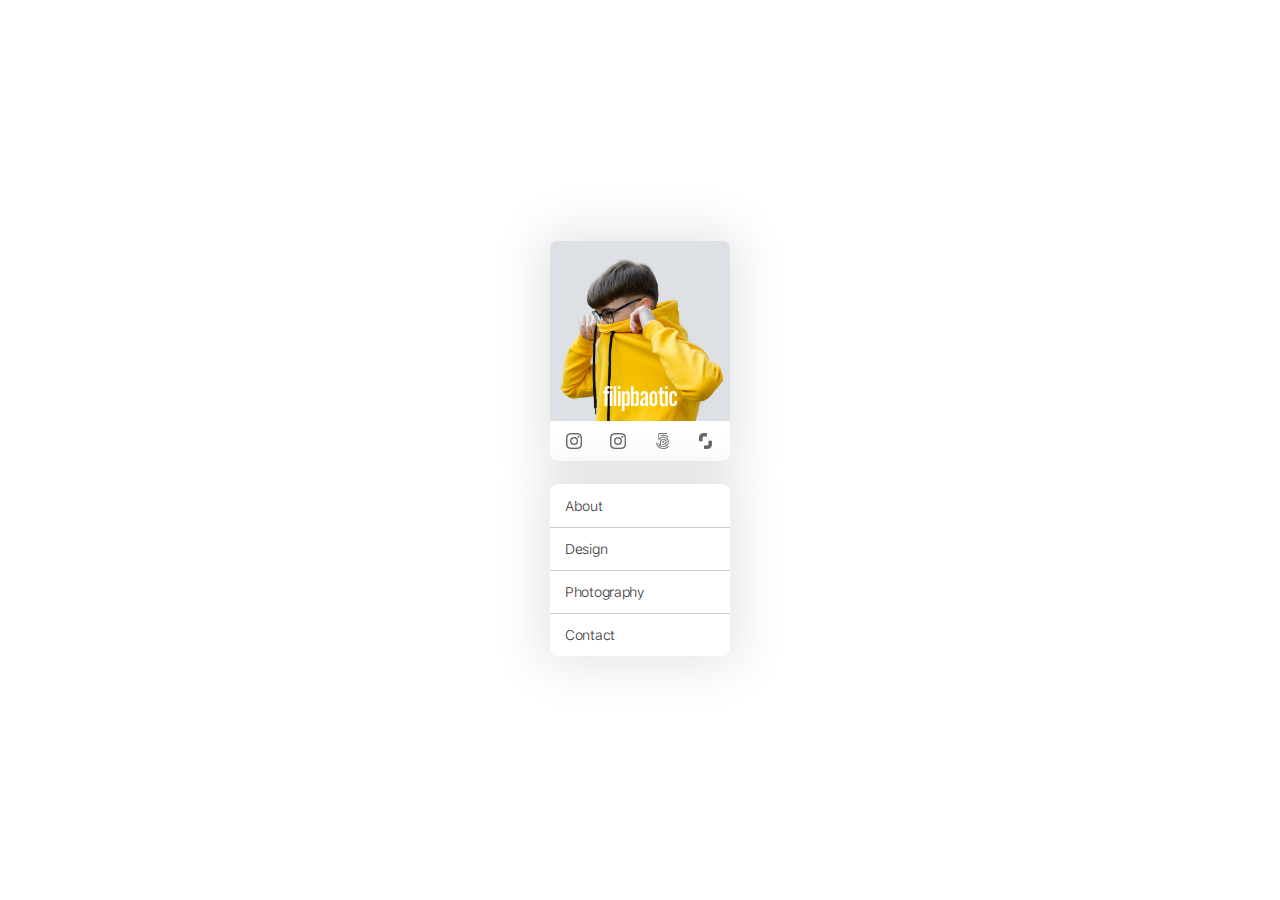
<file: index.html>
<!DOCTYPE html 
      PUBLIC "-//W3C//DTD HTML 4.01//EN"
      "http://www.w3.org/TR/html4/strict.dtd">
<html>

<head>
    <title>Filip Baotić</title>

    <meta name="viewport" content="width=device-width, user-scalable=no, initial-scale=1, minimum-scale=1, maximum-scale=1">
    <meta name="apple-mobile-web-app-status-bar-style" content="black-translucent">
    <meta name="apple-mobile-web-app-capable" content="yes">
    <link rel="icon" href="images/logo.png">
    <link href="style.css" rel="stylesheet" type="text/css">
    <script src="jquery.js"></script>
    <!-- <script src="smooth.js"></script> -->
</head>

<body>
    <div class="content everything">
        <div class="filipbaotic">
            <div class="filipb"></div>
            <div class="social">
                <a class="icon ig" href="https://www.instagram.com/filipbaotic/"></a>
                <a class="icon ig" href="https://www.instagram.com/filipbaoticphoto/"></a>
                <a class="icon px" href="https://500px.com/filipbaotic"></a>
                <a class="icon sh" href="https://shutr.bz/2Q2eLTM"></a>
            </div>
        </div>
        <div class="links">
            <a href="/clickY/about">About</a>
            <a href="">Design</a>
            <a href="/clickY/portrait">Photography</a>
            <a href="">Contact</a>
        </div>
    </div>

    <script src="tilt.js"></script>
      
</body>

</html>
</file>
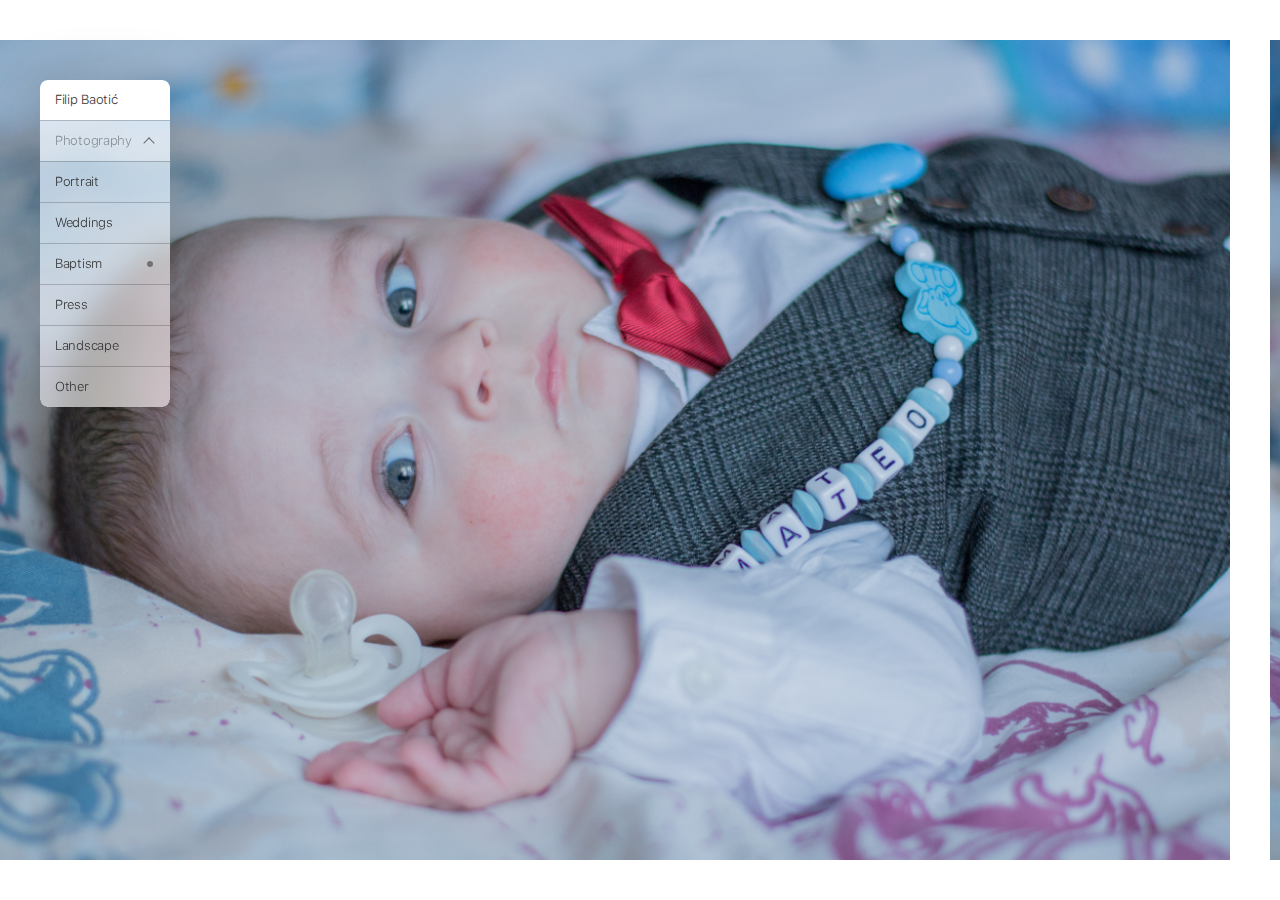
<file: baptism.html>
<!DOCTYPE html 
      PUBLIC "-//W3C//DTD HTML 4.01//EN"
      "http://www.w3.org/TR/html4/strict.dtd">
<html>

<meta charset="utf-8" />
<title>Baptism - Filip Baotić</title>

<meta name="viewport" content="width=device-width, user-scalable=no, initial-scale=1, minimum-scale=1, maximum-scale=1">
<meta name="apple-mobile-web-app-status-bar-style" content="black-translucent">
<meta name="apple-mobile-web-app-capable" content="yes">
<link rel="icon" href="images/logo.png">
<link href="portfolio.css" rel="stylesheet" type="text/css">
<script src="jquery.js"></script>
<script src="menu.js"></script>

</head>

<body>

    <div class="left">
        <div class="links">
            <a href="/clickY" class="index">Filip Baotić</a>
            <div class="pre-hide active"></div>
            <a href="/clickY/about">About</a>
            <a href="">Design</a>
            <a href="" class="toggle active">Photography<div class="arrow"></div></a>
            <div class="sub categories active">
                <a href="/clickY/portrait">Portrait</a>
                <a href="/clickY/weddings">Weddings</a>
                <a href="/clickY/baptism" class="on">Baptism</a>
                <a href="/clickY/press">Press</a>
                <a href="/clickY/landscape">Landscape</a>
                <a href="/clickY/other">Other</a>
            </div>
            <a href="">Contact</a>
            <div class="post-hide active"></div>
        </div>
    </div>
    </div>

    <div class="body first_landscape">
        <div class="pic"><img src="images/baptism/1.jpg"></div>
        <div class="pic"><img src="images/baptism/2.jpg"></div>
        <div class="pic"><img src="images/baptism/3.jpg"></div>
        <div class="pic"><img src="images/baptism/4.jpg"></div>
        <div class="pic"><img src="images/baptism/5.jpg"></div>
    </div>

    <div class="scroll" style="display: none;">
        <a href="#" class="to_top safari">
            <div class="arrow"></div>
        </a>
        <div id="mobile">
            <div class="links">
                <a href="#">Filip Baotić - Baptism</a></div>
        </div>
    </div>
</body>

</html>
</file>
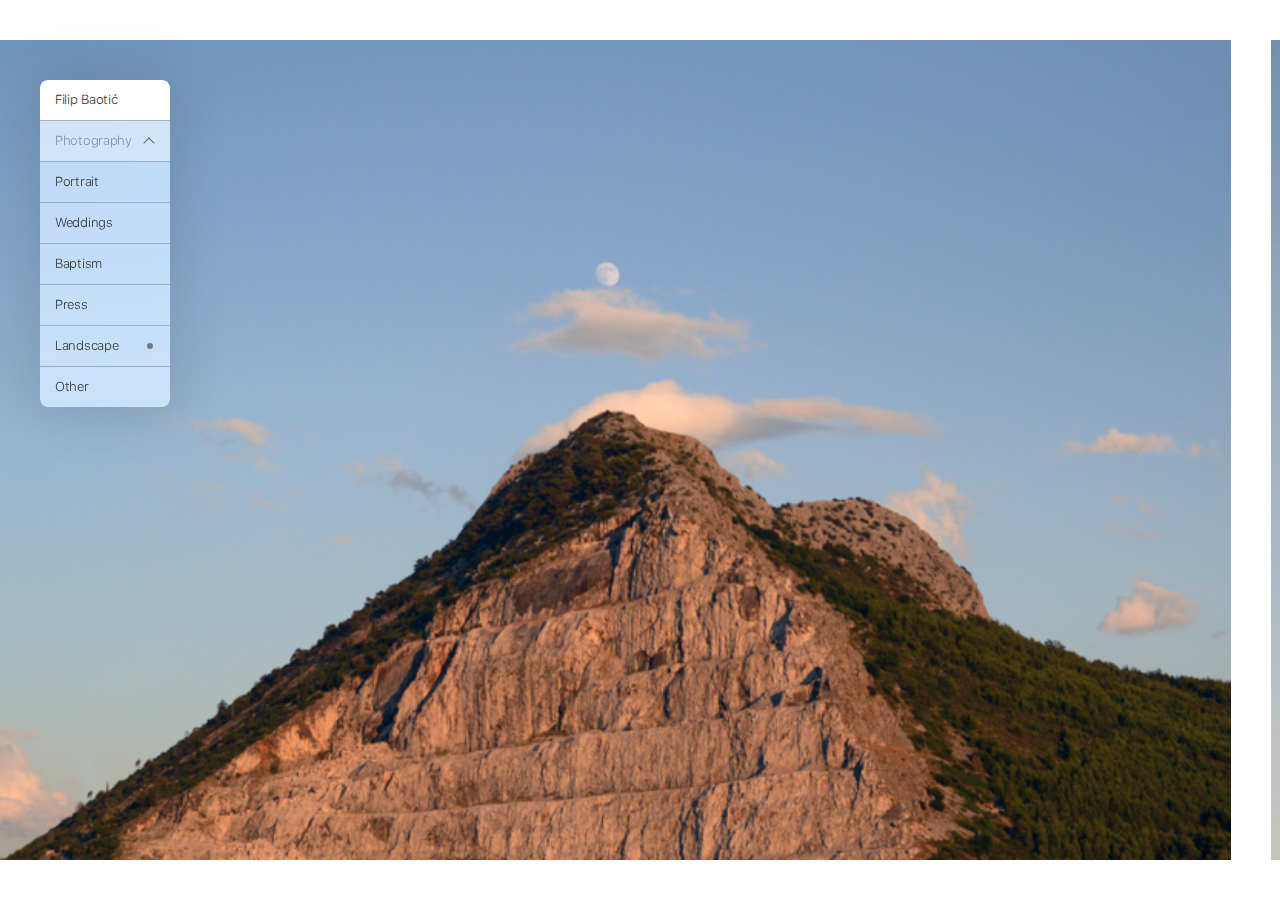
<file: landscape.html>
<!DOCTYPE html 
      PUBLIC "-//W3C//DTD HTML 4.01//EN"
      "http://www.w3.org/TR/html4/strict.dtd">
<html>

<meta charset="utf-8" />
<title>Landscape - Filip Baotić</title>

<meta name="viewport" content="width=device-width, user-scalable=no, initial-scale=1, minimum-scale=1, maximum-scale=1">
<meta name="apple-mobile-web-app-status-bar-style" content="black-translucent">
<meta name="apple-mobile-web-app-capable" content="yes">
<link rel="icon" href="images/logo.png">
<link href="portfolio.css" rel="stylesheet" type="text/css">
<script src="jquery.js"></script>
<script src="menu.js"></script>

</head>

<body>

    <div class="left">
        <div class="links">
            <a href="/clickY" class="index">Filip Baotić</a>
            <div class="pre-hide active"></div>
            <a href="/clickY/about">About</a>
            <a href="">Design</a>
            <a href="" class="toggle active">Photography<div class="arrow"></div></a>
            <div class="sub categories active">
                <a href="/clickY/portrait">Portrait</a>
                <a href="/clickY/weddings">Weddings</a>
                <a href="/clickY/baptism">Baptism</a>
                <a href="/clickY/press">Press</a>
                <a href="/clickY/landscape" class="on">Landscape</a>
                <a href="/clickY/other">Other</a>
            </div>
            <a href="">Contact</a>
            <div class="post-hide active"></div>
        </div>
    </div>
    </div>

    <div class="body first_landscape">
        <div class="pic"><img src="images/landscape/1.jpg"></div>
        <div class="pic"><img src="images/landscape/2.jpg"></div>
        <div class="pic"><img src="images/landscape/3.jpg"></div>
        <div class="pic"><img src="images/landscape/4.jpg"></div>
        <div class="pic"><img src="images/landscape/5.jpg"></div>
        <div class="pic"><img src="images/landscape/6.jpg"></div>
    </div>

    <div class="scroll" style="display: none;">
        <a href="#" class="to_top safari">
            <div class="arrow"></div>
        </a>
        <div id="mobile">
            <div class="links">
                <a href="#">Filip Baotić - Landscape</a></div>
        </div>
    </div>
</body>

</html>
</file>
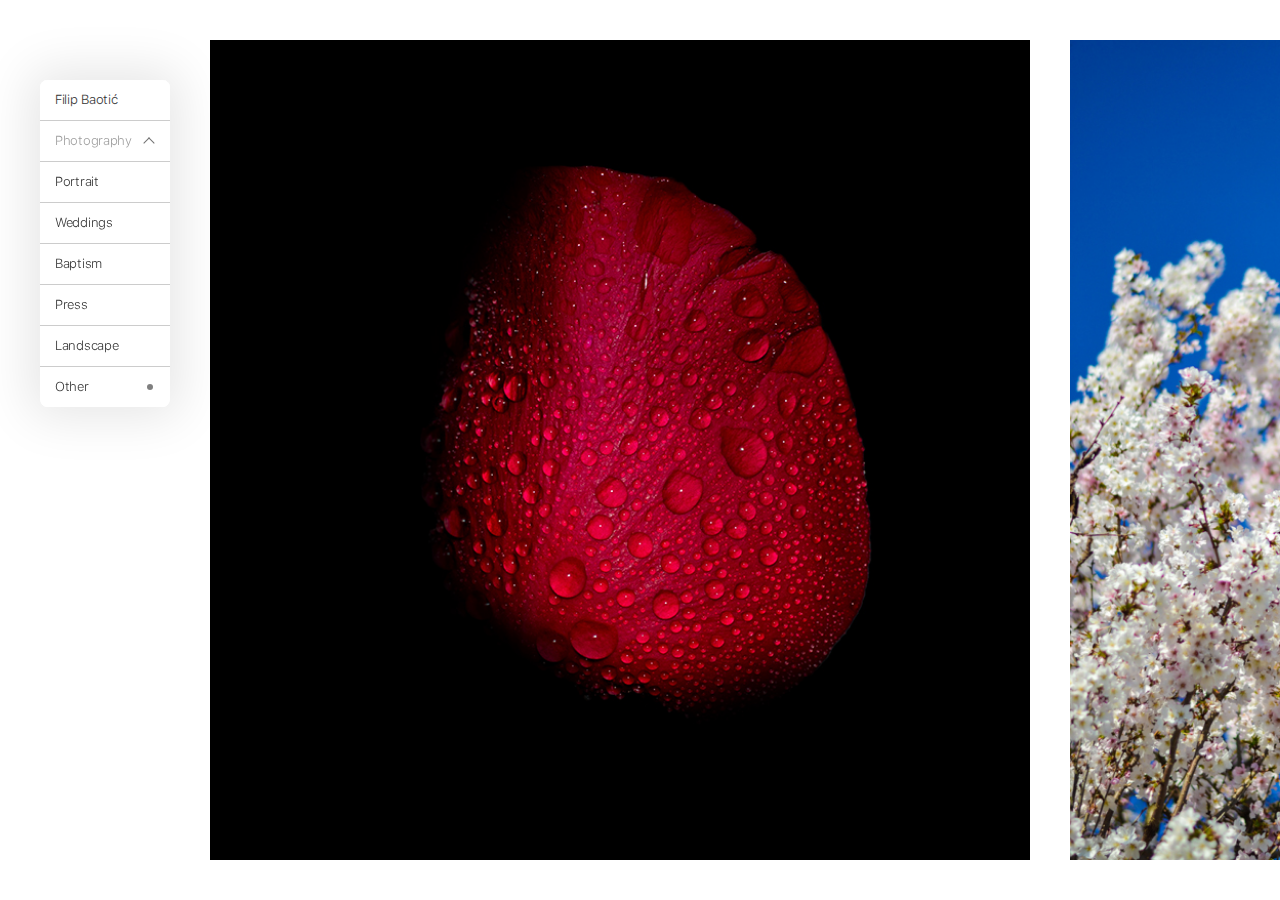
<file: other.html>
<!DOCTYPE html 
      PUBLIC "-//W3C//DTD HTML 4.01//EN"
      "http://www.w3.org/TR/html4/strict.dtd">
<html>

<meta charset="utf-8" />
<title>Other - Filip Baotić</title>

<meta name="viewport" content="width=device-width, user-scalable=no, initial-scale=1, minimum-scale=1, maximum-scale=1">
<meta name="apple-mobile-web-app-status-bar-style" content="black-translucent">
<meta name="apple-mobile-web-app-capable" content="yes">
<link rel="icon" href="images/logo.png">
<link href="portfolio.css" rel="stylesheet" type="text/css">
<script src="jquery.js"></script>
<script src="menu.js"></script>

</head>

<body>

    <div class="left">
        <div class="links">
            <a href="/clickY" class="index">Filip Baotić</a>
            <div class="pre-hide active"></div>
            <a href="/clickY/about">About</a>
            <a href="">Design</a>
            <a href="" class="toggle active">Photography<div class="arrow"></div></a>
            <div class="sub categories active">
                <a href="/clickY/portrait">Portrait</a>
                <a href="/clickY/weddings">Weddings</a>
                <a href="/clickY/baptism">Baptism</a>
                <a href="/clickY/press">Press</a>
                <a href="/clickY/landscape">Landscape</a>
                <a href="/clickY/other" class="on">Other</a>
            </div>
            <a href="">Contact</a>
            <div class="post-hide active"></div>
        </div>
    </div>
    </div>

    <div class="body">
        <div class="pic"><img src="images/other/12.jpg"></div>
        <div class="pic"><img src="images/other/11.jpg"></div>
        <div class="pic"><img src="images/other/10.jpg"></div>
        <div class="pic"><img src="images/other/9.jpg"></div>
        <div class="pic"><img src="images/other/8.jpg"></div>
        <div class="pic"><img src="images/other/7.jpg"></div>
        <div class="pic"><img src="images/other/6.jpg"></div>
        <div class="pic"><img src="images/other/5.jpg"></div>
        <div class="pic"><img src="images/other/4.jpg"></div>
        <div class="pic"><img src="images/other/3.jpg"></div>
        <div class="pic"><img src="images/other/2.jpg"></div>
        <div class="pic"><img src="images/other/1.jpg"></div>
    </div>

    <div class="scroll" style="display: none;">
        <a href="#" class="to_top safari">
            <div class="arrow"></div>
        </a>
        <div id="mobile">
            <div class="links">
                <a href="#">Filip Baotić - Other</a></div>
        </div>
    </div>
</body>

</html>
</file>
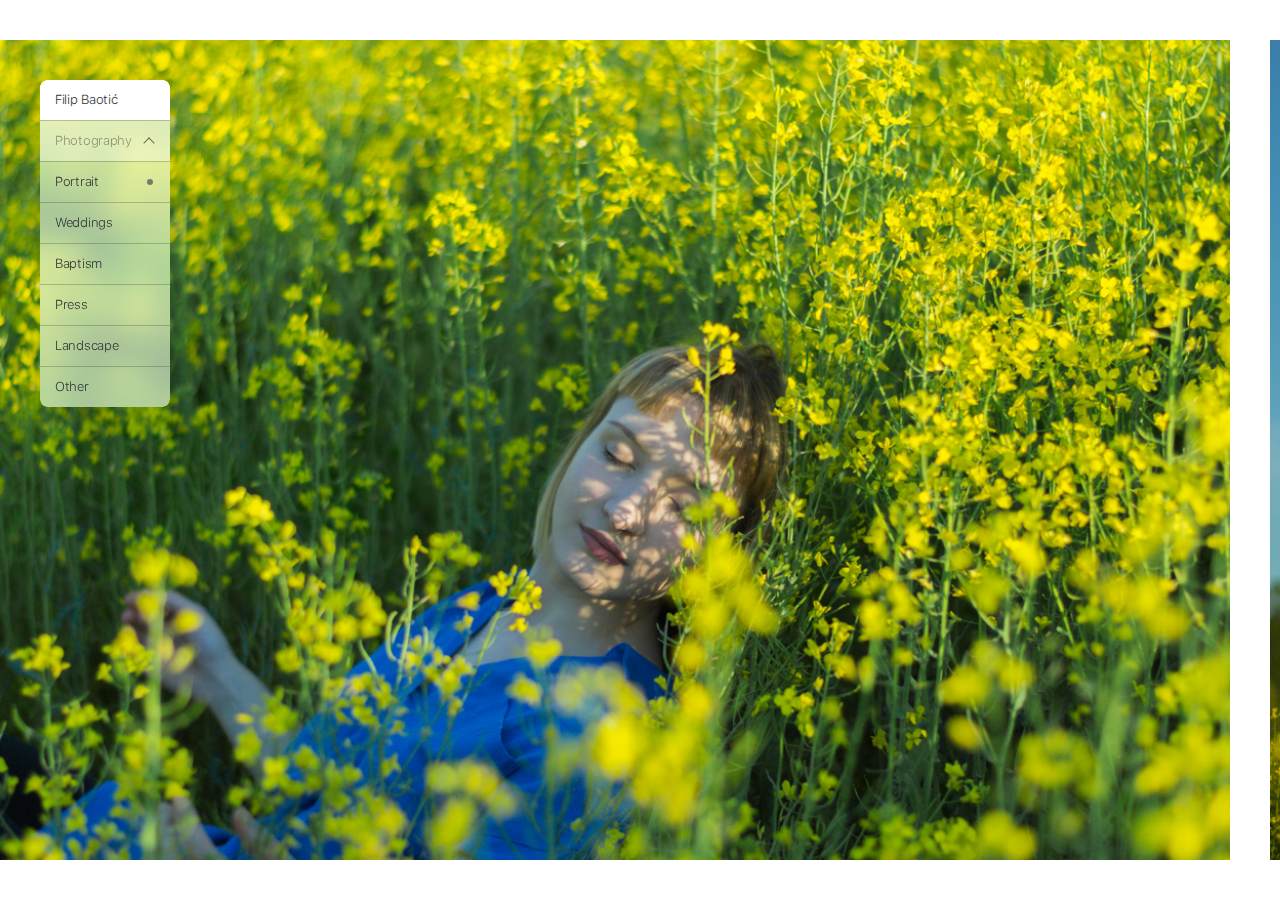
<file: portrait.html>
<!DOCTYPE html 
      PUBLIC "-//W3C//DTD HTML 4.01//EN"
      "http://www.w3.org/TR/html4/strict.dtd">
<html>

<meta charset="utf-8" />
<title>Portrait - Filip Baotić</title>

<meta name="viewport" content="width=device-width, user-scalable=no, initial-scale=1, minimum-scale=1, maximum-scale=1">
<meta name="apple-mobile-web-app-status-bar-style" content="black-translucent">
<meta name="apple-mobile-web-app-capable" content="yes">
<link rel="icon" href="images/logo.png">
<link href="portfolio.css" rel="stylesheet" type="text/css">
<script src="jquery.js"></script>
<script src="menu.js"></script>

</head>

<body>

    <div class="left">
        <div class="links">
            <a href="/clickY" class="index">Filip Baotić</a>
            <div class="pre-hide active"></div>
            <a href="/clickY/about">About</a>
            <a href="">Design</a>
            <a href="" class="toggle active">Photography<div class="arrow"></div></a>
            <div class="sub categories active">
                <a href="/clickY/portrait" class="on">Portrait</a>
                <a href="/clickY/weddings">Weddings</a>
                <a href="/clickY/baptism">Baptism</a>
                <a href="/clickY/press">Press</a>
                <a href="/clickY/landscape">Landscape</a>
                <a href="/clickY/other">Other</a>
            </div>
            <a href="">Contact</a>
            <div class="post-hide active"></div>
        </div>
    </div>
    </div>

    <div class="body first_landscape">
        <div class="pic"><img src="images/portraits/25.jpg"></div>
        <div class="pic"><img src="images/portraits/26.jpg"></div>
        <div class="pic"><img src="images/portraits/24.jpg"></div>
        <div class="pic"><img src="images/portraits/23.jpg"></div>
        <div class="pic"><img src="images/portraits/22.jpg"></div>
        <div class="pic"><img src="images/portraits/21.jpg"></div>
        <div class="pic"><img src="images/portraits/20.jpg"></div>
        <div class="pic"><img src="images/portraits/19.jpg"></div>
        <div class="pic"><img src="images/portraits/18.jpg"></div>
        <div class="pic"><img src="images/portraits/17a.jpg"></div>
        <div class="pic"><img src="images/portraits/17b.jpg"></div>
        <div class="pic"><img src="images/portraits/16.jpg"></div>
        <div class="pic"><img src="images/portraits/15.jpg"></div>
        <div class="pic"><img src="images/portraits/14.jpg"></div>
        <div class="pic"><img src="images/portraits/13.jpg"></div>
        <div class="pic"><img src="images/portraits/12.jpg"></div>
        <div class="pic"><img src="images/portraits/11.jpg"></div>
        <div class="pic"><img src="images/portraits/10.jpg"></div>
        <div class="pic"><img src="images/portraits/9.jpg"></div>
        <div class="pic"><img src="images/portraits/8.jpg"></div>
        <div class="pic"><img src="images/portraits/7.jpg"></div>
        <div class="pic"><img src="images/portraits/6.jpg"></div>
        <div class="pic"><img src="images/portraits/5.jpg"></div>
        <div class="pic"><img src="images/portraits/4.jpg"></div>
        <div class="pic"><img src="images/portraits/3.jpg"></div>
        <div class="pic"><img src="images/portraits/2.jpg"></div>
        <div class="pic"><img src="images/portraits/1.jpg"></div>
    </div>

    <div class="scroll" style="display: none;">
        <a href="#" class="to_top safari">
            <div class="arrow"></div>
        </a>
        <div id="mobile">
            <div class="links">
                <a href="#">Filip Baotić - Portrait</a></div>
        </div>
    </div>
</body>

</html>
</file>
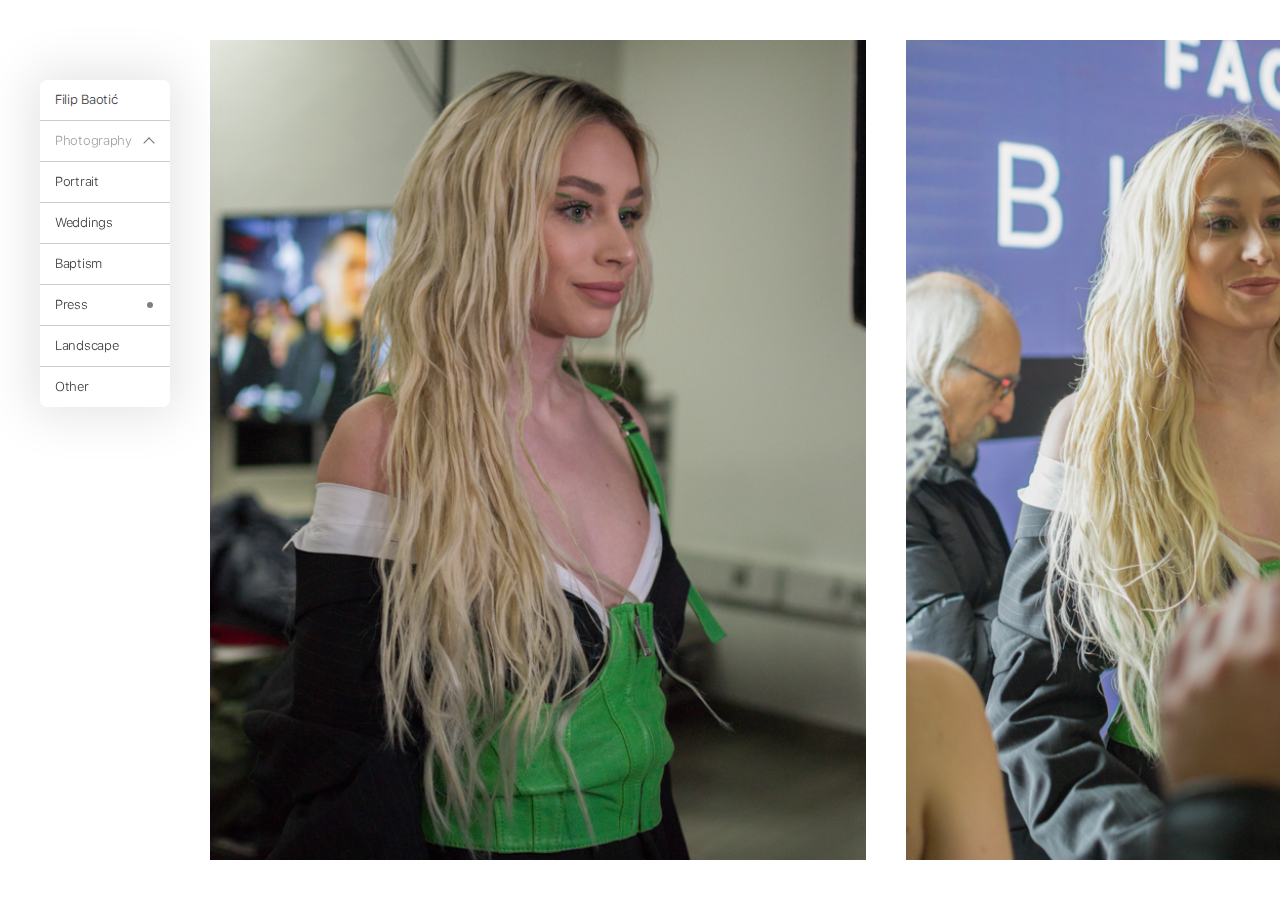
<file: press.html>
<!DOCTYPE html 
      PUBLIC "-//W3C//DTD HTML 4.01//EN"
      "http://www.w3.org/TR/html4/strict.dtd">
<html>

<meta charset="utf-8" />
<title>Press - Filip Baotić</title>

<meta name="viewport" content="width=device-width, user-scalable=no, initial-scale=1, minimum-scale=1, maximum-scale=1">
<meta name="apple-mobile-web-app-status-bar-style" content="black-translucent">
<meta name="apple-mobile-web-app-capable" content="yes">
<link rel="icon" href="images/logo.png">
<link href="portfolio.css" rel="stylesheet" type="text/css">
<script src="jquery.js"></script>
<script src="menu.js"></script>

</head>

<body>

    <div class="left">
        <div class="links">
            <a href="/clickY" class="index">Filip Baotić</a>
            <div class="pre-hide active"></div>
            <a href="/clickY/about">About</a>
            <a href="">Design</a>
            <a href="" class="toggle active">Photography<div class="arrow"></div></a>
            <div class="sub categories active">
                <a href="/clickY/portrait">Portrait</a>
                <a href="/clickY/weddings">Weddings</a>
                <a href="/clickY/baptism">Baptism</a>
                <a href="/clickY/press" class="on">Press</a>
                <a href="/clickY/landscape">Landscape</a>
                <a href="/clickY/other">Other</a>
            </div>
            <a href="">Contact</a>
            <div class="post-hide active"></div>
        </div>
    </div>
    </div>

    <div class="body">
        <div class="pic"><img src="images/press/17.jpg"></div>
        <div class="pic"><img src="images/press/16.jpg"></div>
        <div class="pic"><img src="images/press/15.jpg"></div>
        <div class="pic"><img src="images/press/14.jpg"></div>
        <div class="pic"><img src="images/press/13.jpg"></div>
        <div class="pic"><img src="images/press/12.jpg"></div>
        <div class="pic"><img src="images/press/11.jpg"></div>
        <div class="pic"><img src="images/press/10.jpg"></div>
        <div class="pic"><img src="images/press/9.jpg"></div>
        <div class="pic"><img src="images/press/8.jpg"></div>
        <div class="pic"><img src="images/press/7.jpg"></div>
        <div class="pic"><img src="images/press/6.jpg"></div>
        <div class="pic"><img src="images/press/5.jpg"></div>
        <div class="pic"><img src="images/press/4.jpg"></div>
        <div class="pic"><img src="images/press/3.jpg"></div>
        <div class="pic"><img src="images/press/2.jpg"></div>
        <div class="pic"><img src="images/press/1.jpg"></div>
    </div>

    <div class="scroll" style="display: none;">
        <a href="#" class="to_top safari">
            <div class="arrow"></div>
        </a>
        <div id="mobile">
            <div class="links">
                <a href="#">Filip Baotić - Press</a></div>
        </div>
    </div>
</body>

</html>
</file>
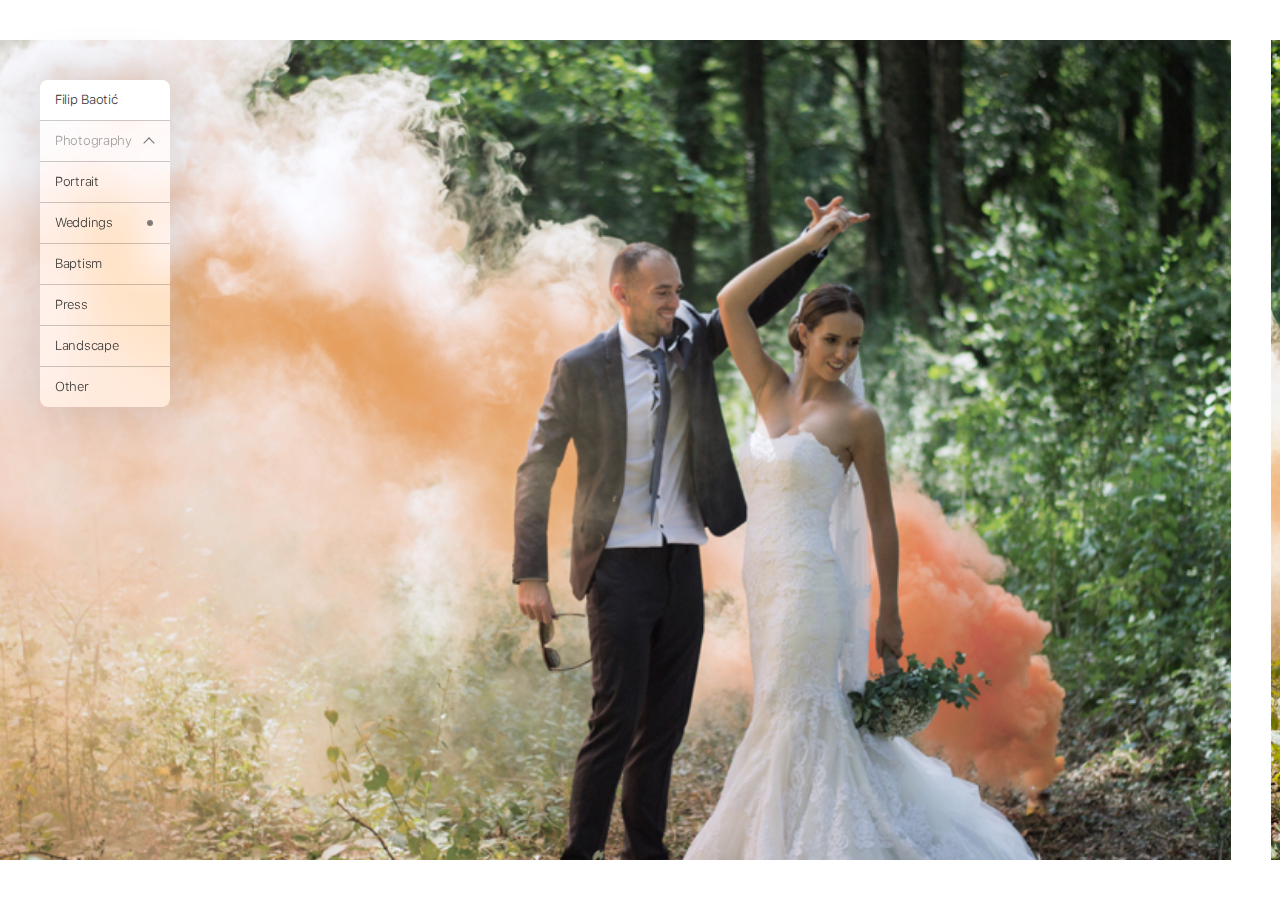
<file: weddings.html>
<!DOCTYPE html 
      PUBLIC "-//W3C//DTD HTML 4.01//EN"
      "http://www.w3.org/TR/html4/strict.dtd">
<html>

<meta charset="utf-8" />
<title>Weddings - Filip Baotić</title>

<meta name="viewport" content="width=device-width, user-scalable=no, initial-scale=1, minimum-scale=1, maximum-scale=1">
<meta name="apple-mobile-web-app-status-bar-style" content="black-translucent">
<meta name="apple-mobile-web-app-capable" content="yes">
<link rel="icon" href="images/logo.png">
<link href="portfolio.css" rel="stylesheet" type="text/css">
<script src="jquery.js"></script>
<script src="menu.js"></script>

</head>

<body>

    <div class="left">
        <div class="links">
            <a href="/clickY" class="index">Filip Baotić</a>
            <div class="pre-hide active"></div>
            <a href="/clickY/about">About</a>
            <a href="">Design</a>
            <a href="" class="toggle active">Photography<div class="arrow"></div></a>
            <div class="sub categories active">
                <a href="/clickY/portrait">Portrait</a>
                <a href="/clickY/weddings" class="on">Weddings</a>
                <a href="/clickY/baptism">Baptism</a>
                <a href="/clickY/press">Press</a>
                <a href="/clickY/landscape">Landscape</a>
                <a href="/clickY/other">Other</a>
            </div>
            <a href="">Contact</a>
            <div class="post-hide active"></div>
        </div>
    </div>
    </div>

    <div class="body first_landscape">
        <div class="pic"><img src="images/weddings/5.jpg"></div>
        <div class="pic"><img src="images/weddings/6.jpg"></div>
        <div class="pic"><img src="images/weddings/4.jpg"></div>
        <div class="pic"><img src="images/weddings/3.jpg"></div>
        <div class="pic"><img src="images/weddings/2.jpg"></div>
        <div class="pic"><img src="images/weddings/1.jpg"></div>
    </div>

    <div class="scroll" style="display: none;">
        <a href="#" class="to_top safari">
            <div class="arrow"></div>
        </a>
        <div id="mobile">
            <div class="links">
                <a href="#">Filip Baotić - Weddings</a></div>
        </div>
    </div>
</body>

</html>
</file>
<file: style.css>
body,
html {
    background: #ffffff;
    font-family: SF Pro Display;
    font-size: 14px;
    color: #333;
    letter-spacing: -0.3px;
    margin: 0;
    padding: 0;
}

@font-face {
    font-family: SF Pro Display;
    font-weight: 400;
    src: url(SF-Pro-Display-Light.otf);
}

a,
a:hover {
    color: #333;
    text-decoration: none;
    font-weight: 400;
    -webkit-transition-duration: .2s;
         -o-transition-duration: .2s;
            transition-duration: .2s;
}

img {
    max-width: 100%;
}

@-webkit-keyframes fadeIn {
    from {
        opacity: 0;
        -webkit-transform: scale(0.8, 0.8);
                transform: scale(0.8, 0.8);
    }
    to {
        opacity: 1;
        -webkit-transform: scale(1, 1);
                transform: scale(1, 1);
    }
}

@keyframes fadeIn {
    from {
        opacity: 0;
        -webkit-transform: scale(0.8, 0.8);
                transform: scale(0.8, 0.8);
    }
    to {
        opacity: 1;
        -webkit-transform: scale(1, 1);
                transform: scale(1, 1);
    }
}

.content {
    position: absolute;
    width: 180px;
    top: calc(50% - 209px);
    left: calc(50% - 90px);
    -webkit-animation: fadeIn .6s;
            animation: fadeIn .6s;
}

.filipbaotic {
    position: relative;
    display: inline-block;
    width: 180px;
    background: #fff url(images/filip.jpg);
    background-size: 130%;
    background-position: -33px -50px;
    overflow: hidden!important;
    -webkit-box-shadow: 0px 0px 50px 10px rgba(0, 0, 0, .1);
            box-shadow: 0px 0px 50px 10px rgba(0, 0, 0, .1);
    border-radius: 7.5px;
    margin-bottom: 20px;
}

.filipb{
    position: absolute;
    top: 145px;
    left: 0px;
    height: 25px;
    width: 180px;
    background: url(images/white.png) no-repeat;
    background-size: auto 25px;
    background-position: center;
}

.social {
    position: relative;
    width: 180px;
    margin-top: 180px;
    height: 40px;
    background: #fff;
    text-align: center;
}

.icon {
    display: inline-block;
    width: 40px;
    height: 40px;
    background-size: auto 16px;
    background-position: center;
    background-repeat: no-repeat;
    opacity: .6;
    -webkit-transition-duration: .2s;
         -o-transition-duration: .2s;
            transition-duration: .2s;
}

.icon:hover {
    opacity: 1;
    -webkit-transition-duration: .2s;
         -o-transition-duration: .2s;
            transition-duration: .2s;
}

.fb {
    background-image: url(images/facebook.png);
}

.ig {
    background-image: url(images/instagram.png);
}

.tw {
    background-image: url(images/twitter.png);
}

.px {
    background-image: url(images/500px.png);
}

.un {
    background-image: url(images/unsplash.png);
}

.sh {
    background-image: url(images/shutterstock.png);
}

.fr {
    background-image: url(images/freelancer.png);
}

.links {
    position: relative;
    display: inline-block;
    width: 180px;
    overflow: hidden;
    background: #fff;
    -webkit-box-shadow: 0px 0px 50px 10px rgba(0, 0, 0, .1);
            box-shadow: 0px 0px 50px 10px rgba(0, 0, 0, .1);
    border-radius: 7.5px;
    -webkit-transition-duration: .2s;
         -o-transition-duration: .2s;
            transition-duration: .2s;
}

.links a {
    display: block;
    padding: 13px 15px;
    border-top: 1px solid rgba(0, 0, 0, .2);
    -webkit-transition-duration: .2s;
         -o-transition-duration: .2s;
            transition-duration: .2s;
}

.links a:hover {
    background: rgba(0, 0, 0, .03);
    -webkit-transition-duration: .2s;
         -o-transition-duration: .2s;
            transition-duration: .2s;
}

.links a:first-child {
    border-top: 1px solid transparent;
}

/*  NOT IN USE */

.handlogo {
    position: relative;
    top: 0px;
    left: 0px;
    width: 400px;
    height: 179px;
    background: url(images/handwritten.png);
    -webkit-clip-path: url(#anima);
            clip-path: url(#anima);
}

.handwritten {
    fill: none;
    fill-opacity: 1;
    fill-rule: nonzero;
    stroke: red;
    stroke-width: 9;
    stroke-linecap: round;
    stroke-linejoin: round;
    stroke-miterlimit: 4;
    stroke-dasharray: 2700;
    stroke-dashoffset: 0;
    -webkit-animation: signature 3s linear forwards;
            animation: signature 3s linear forwards;
}

@-webkit-keyframes signature {
    from {
        stroke-dashoffset: 2700;
    }
    to {
        stroke-dashoffset: 0;
    }
}

@keyframes signature {
    from {
        stroke-dashoffset: 2700;
    }
    to {
        stroke-dashoffset: 0;
    }
}
</file>
<file: portfolio.css>
body,
html {
    background: #ffffff;
    font-family: SF Pro Display;
    font-size: 13px;
    color: #333;
    letter-spacing: -0.3px;
    margin: 0;
    padding: 0;
    scroll-behavior: smooth;
}

@font-face {
    font-family: SF Pro Display;
    font-weight: 400;
    src: url(SF-Pro-Display-Light.otf);
}

@font-face {
    font-family: SF Pro Display;
    font-weight: 500;
    src: url(SF-Pro-Display-Medium.otf);
}

@-webkit-keyframes fadeIn {
    from {
        opacity: 0;
    }
    to {
        opacity: 1;
    }
}

a,
a:hover {
    color: #333;
    text-decoration: none;
    font-weight: 400;
    -webkit-transition-duration: .2s;
    -o-transition-duration: .2s;
    transition-duration: .2s;
}

.left {
    position: fixed;
    top: 80px;
    left: 40px;
    width: 130px;
    z-index: 500;
    overflow: hidden;
    border-radius: 7.5px;
    -webkit-box-shadow: 0px 0px 50px 10px rgba(0, 0, 0, .1);
    box-shadow: 0px 0px 50px 10px rgba(0, 0, 0, .1);
}

.links {
    -webkit-backdrop-filter: blur(15px) saturate(200%);
            backdrop-filter: blur(15px) saturate(200%);
    background: rgba(255, 255, 255, .6);
    overflow: hidden;
    border-radius: 7.5px;
    margin-top: -1px;
}

.links a {
    display: block;
    position: relative;
    padding: 12px 15px;
    height: 16px!important;
    border-top: 1px solid rgba(0, 0, 0, .2);
    -webkit-transition-duration: .2s;
    -o-transition-duration: .2s;
    transition-duration: .2s;
}

.links .on:after {
    content: '';
    position: absolute;
    width: 6px;
    height: 6px;
    right: 17px;
    top: calc(50% - 3px);
    background: rgba(0, 0, 0, .5);
    -webkit-backdrop-filter: blur(10px);
    backdrop-filter: blur(10px);
    border-radius: 6px;
    -webkit-animation: fadeIn .4s;
    animation: fadeIn .4s;
}

.toggle,
.toggle:hover {
    color: rgba(0, 0, 0, .4);
    background: rgba(255, 255, 255, .3)!important;
}

.links a:hover {
    opacity: 1;
    background: rgba(0, 0, 0, .04);
}

.index {
    z-index: 999;
    background: rgba(255, 255, 255, 1)!important;
}

.arrow {
    position: absolute;
    right: 17px;
    top: 14px;
    width: 7px;
    height: 7px;
    border-bottom: 1px solid #333;
    border-left: 1px solid #333;
    -webkit-transform: rotate(-45deg);
    -ms-transform: rotate(-45deg);
    transform: rotate(-45deg);
    opacity: .7;
    -webkit-transition-duration: .2s;
    -o-transition-duration: .2s;
    transition-duration: .2s;
}

.toggle.active .arrow,
.to_top .arrow {
    top: 18px;
    -webkit-transform: rotate(-225deg);
    -ms-transform: rotate(-225deg);
    transform: rotate(-225deg);
}

.links .sub {
    overflow: hidden;
    height: 0;
    -webkit-transition-duration: .2s;
    -o-transition-duration: .2s;
    transition-duration: .2s;
}

.links .sub.active {
    height: calc(6 * 41px);
}

.links .sub a {
    display: block;
    padding: 12px 15px;
    -webkit-transition-duration: .2s;
    -o-transition-duration: .2s;
    transition-duration: .2s;
}

.pre-hide,
.post-hide {
    margin: 0;
    -webkit-transition-duration: .2s;
    -o-transition-duration: .2s;
    transition-duration: .2s;
}

.pre-hide.active {
    margin-top: calc(2 * -41px);
}

.post-hide.active {
    margin-bottom: -41px;
}

.body {
    position: absolute;
    top: 40px;
    left: 210px;
    display: -webkit-box;
    width: calc(100% - 250px);
    height: calc(100% - 80px);
    -webkit-animation: fadeIn .4s;
    animation: fadeIn .4s;
}

.body .pic {
    height: 100%;
}

.body .pic img {
    height: 100%;
    width: auto;
    padding-right: 40px;
}

.first_landscape {
    left: 0px;
}

.to_top, .scroll {
    display: none;
}

@media only screen and (max-width: 600px) {
    .left {
        position: relative;
        top: 0px;
        left: calc(50% - 90px);
        width: 180px;
        margin: 60px 0;
    }
    .body,
    .first_landscape {
        position: relative;
        top: 20px;
        left: 20px;
        display: block;
        width: calc(100vw - 40px);
        height: auto;
    }
    .body .pic {
        width: 100%;
        display: -webkit-box;
        height: auto;
    }
    .body .pic img {
        height: auto;
        width: 100%;
        padding-right: 0px;
        padding-bottom: 20px;
    }
    .body {
        padding-bottom: 142px;
    }
    .scroll{display: block;}
    .to_top {
        position: fixed;
        bottom: 60px;
        left: calc(50vw - 21px);
        width: 42px;
        height: 42px;
        overflow: hidden;
        border-radius: 42px;
        background: rgba(255, 255, 255, .7);
        -webkit-box-shadow: 0px 0px 50px 10px rgba(0, 0, 0, .1);
        box-shadow: 0px 0px 50px 10px rgba(0, 0, 0, .1);
        z-index: 99;
        display: block;
        -webkit-backdrop-filter: blur(20px)!important;
        backdrop-filter: blur(20px);
    }
    #mobile {
        z-index: 99;
        position: fixed;
        top: 60px;
        left: calc(50% - 90px);
        width: 180px;
        -webkit-backdrop-filter: blur(20px)!important;
        backdrop-filter: blur(20px);
    overflow: hidden;
    border-radius: 7.5px;
    -webkit-box-shadow: 0px 0px 50px 10px rgba(0, 0, 0, .1);
    box-shadow: 0px 0px 50px 10px rgba(0, 0, 0, .1);
    }

    .blur{
        -webkit-backdrop-filter: blur(20px)!important;
        backdrop-filter: blur(20px);
        }
}

@media not all and (min-resolution:.001dpcm) { @media {
    
    .safari {
        background: #fff;
    }

}}
</file>
